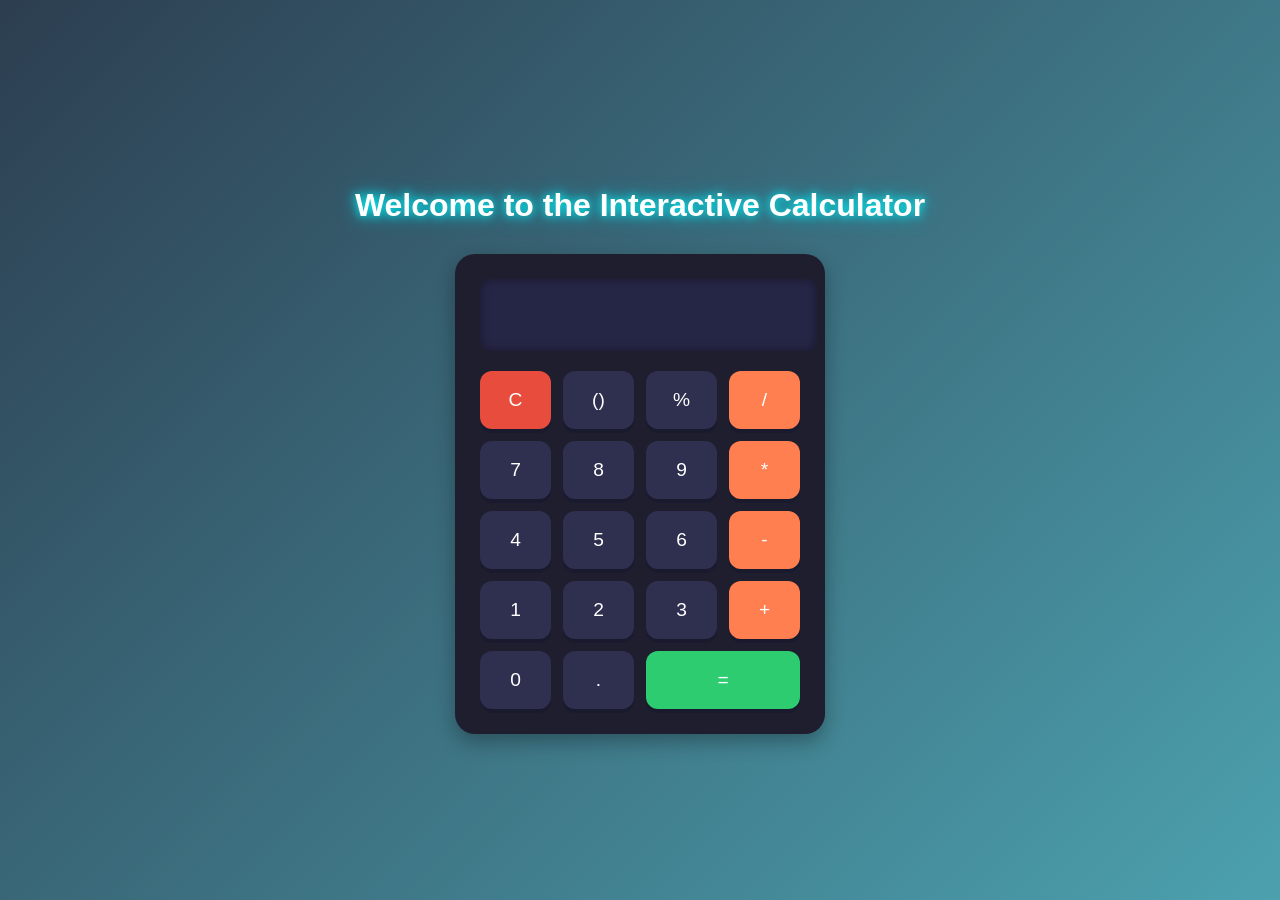
<file: Projects/Calculator/index.html>
<!DOCTYPE html>
<html lang="en">
<head>
  <meta charset="UTF-8">
  <meta name="viewport" content="width=device-width, initial-scale=1.0">
  <title>Interactive Calculator</title>
  <link rel="stylesheet" href="style.css">
</head>
<body>
 
<h1 class="welcome">Welcome to the Interactive Calculator</h1>

  <div class="calculator">

    
    <div class="display">
      <input type="text" id="result" disabled>
    </div>

    <div class="buttons">
      <button class="btn clear">C</button>
      <button class="btn">()</button>
      <button class="btn">%</button>
      <button class="btn operator">/</button>

      <button class="btn">7</button>
      <button class="btn">8</button>
      <button class="btn">9</button>
      <button class="btn operator">*</button>

      <button class="btn">4</button>
      <button class="btn">5</button>
      <button class="btn">6</button>
      <button class="btn operator">-</button>

      <button class="btn">1</button>
      <button class="btn">2</button>
      <button class="btn">3</button>
      <button class="btn operator">+</button>

      <button class="btn">0</button>
      <button class="btn">.</button>
      <button class="btn equal">=</button>
    </div>
  </div>

  <script src="script.js"></script>
</body>
</html>
</file>
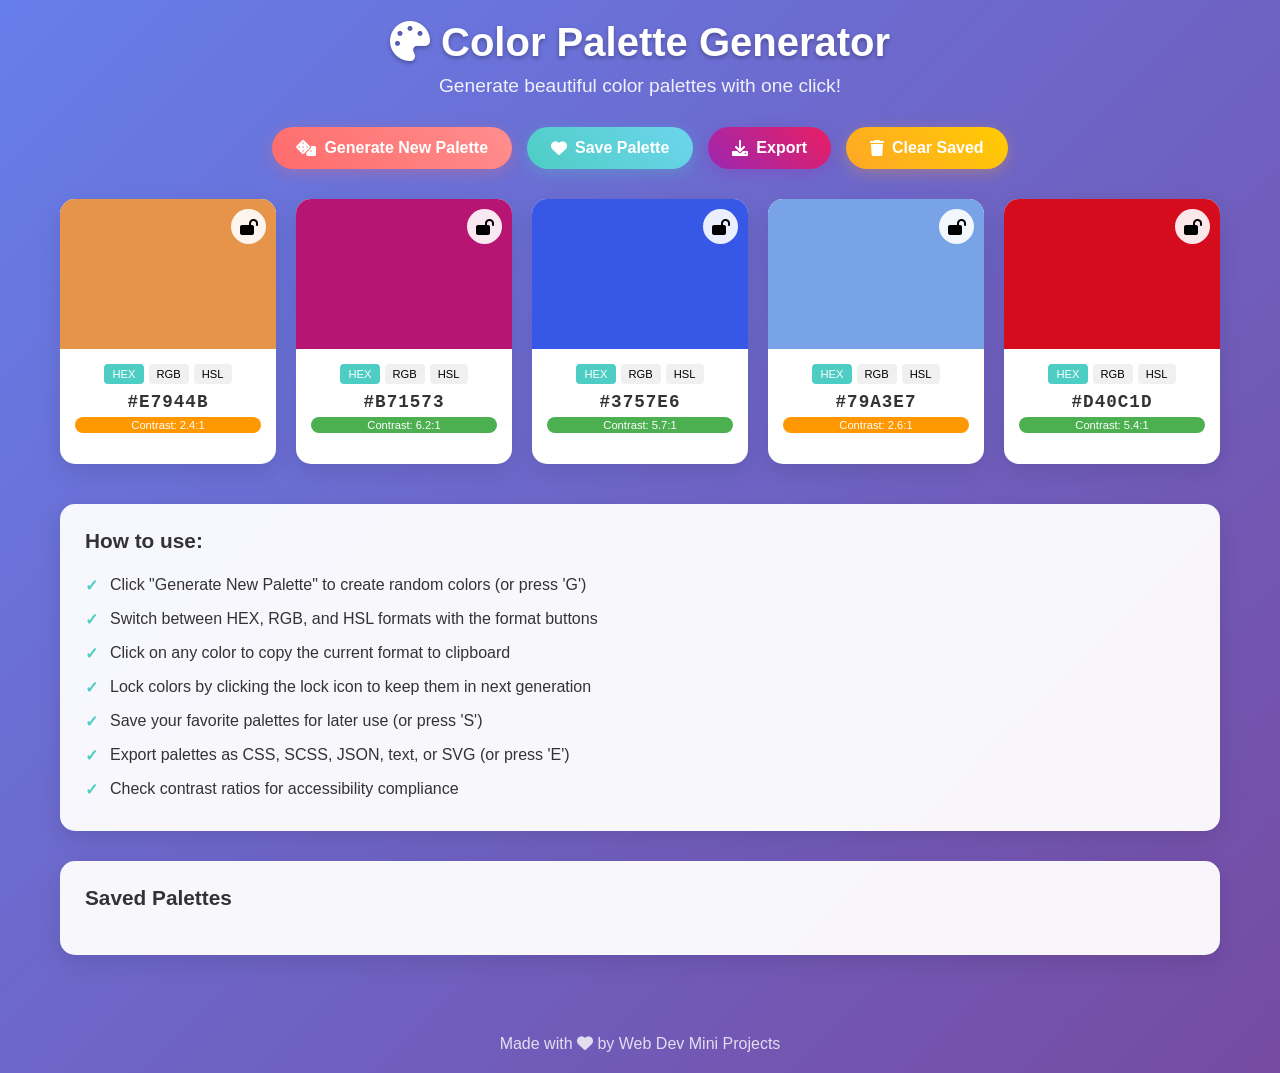
<file: Projects/Enhanced-Color-Palette-Generator/index.html>
<!DOCTYPE html>
<html lang="en">
<head>
    <meta charset="UTF-8">
    <meta name="viewport" content="width=device-width, initial-scale=1.0">
    <title>Color Palette Generator</title>
    <link rel="stylesheet" href="style.css">
    <link href="https://cdnjs.cloudflare.com/ajax/libs/font-awesome/6.0.0/css/all.min.css" rel="stylesheet">
</head>
<body>
    <div class="container">
        <header>
            <h1><i class="fas fa-palette"></i> Color Palette Generator</h1>
            <p>Generate beautiful color palettes with one click!</p>
        </header>

        <div class="controls">
            <button id="generateBtn" class="btn-generate">
                <i class="fas fa-dice"></i> Generate New Palette
            </button>
            <button id="saveBtn" class="btn-save">
                <i class="fas fa-heart"></i> Save Palette
            </button>
            <button id="exportBtn" class="btn-export">
                <i class="fas fa-download"></i> Export
            </button>
            <button id="clearBtn" class="btn-clear">
                <i class="fas fa-trash"></i> Clear Saved
            </button>
        </div>

        <div class="palette-container" id="paletteContainer">
            <!-- Colors will be dynamically generated here -->
        </div>

        <div class="palette-info">
            <h3>How to use:</h3>
            <ul>
                <li>Click "Generate New Palette" to create random colors (or press 'G')</li>
                <li>Switch between HEX, RGB, and HSL formats with the format buttons</li>
                <li>Click on any color to copy the current format to clipboard</li>
                <li>Lock colors by clicking the lock icon to keep them in next generation</li>
                <li>Save your favorite palettes for later use (or press 'S')</li>
                <li>Export palettes as CSS, SCSS, JSON, text, or SVG (or press 'E')</li>
                <li>Check contrast ratios for accessibility compliance</li>
            </ul>
        </div>

        <div class="saved-palettes" id="savedPalettes">
            <h3>Saved Palettes</h3>
            <div id="savedPalettesList" class="saved-list">
                <!-- Saved palettes will appear here -->
            </div>
        </div>
    </div>

    <footer>
        <p>Made with <i class="fas fa-heart"></i> by Web Dev Mini Projects</p>
    </footer>

    <script src="script.js"></script>
</body>
</html>
</file>
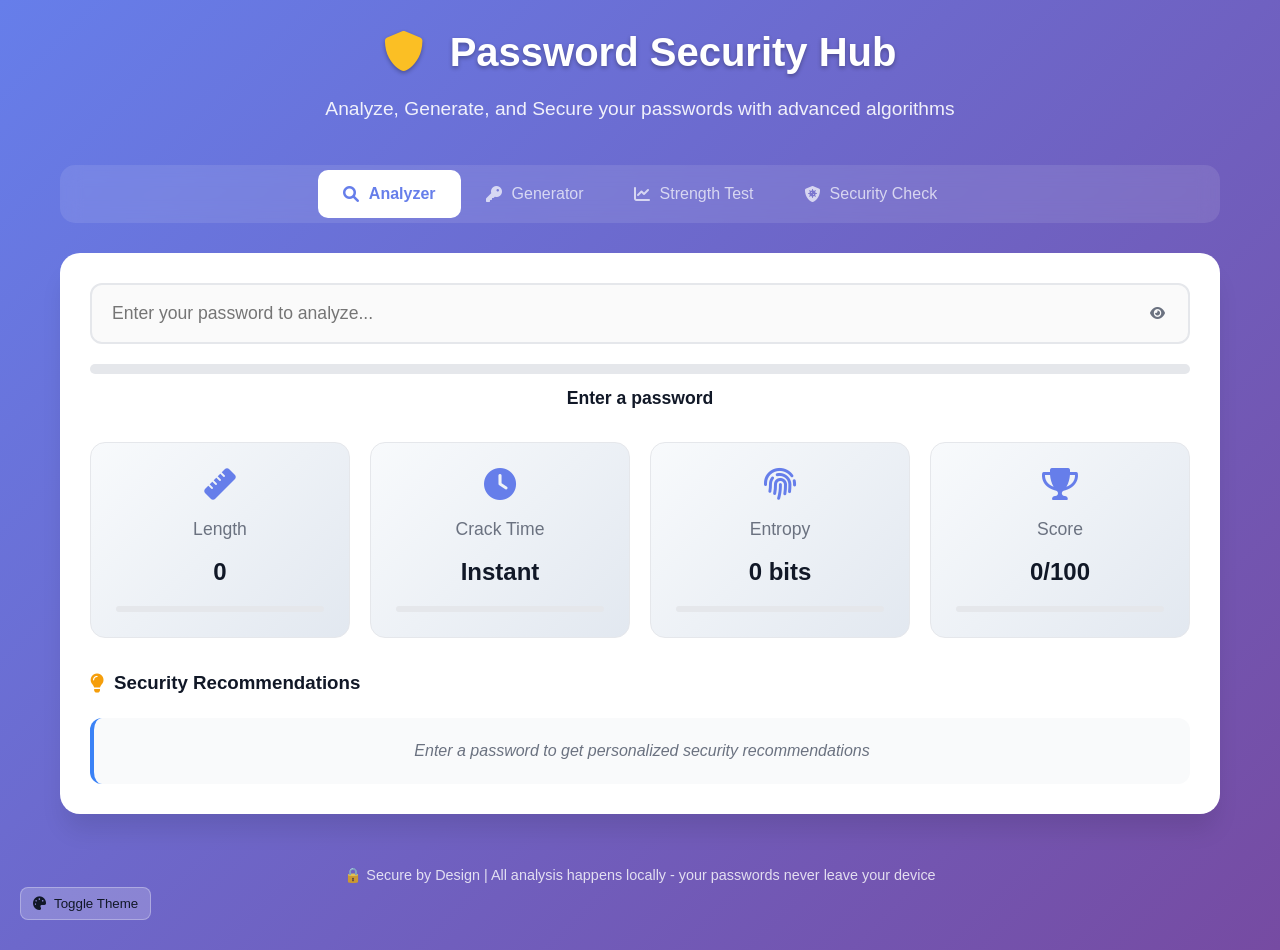
<file: Projects/Enhanced-Password-Security-Hub/index.html>
<!DOCTYPE html>
<html lang="en">
<head>
    <meta charset="UTF-8">
    <meta name="viewport" content="width=device-width, initial-scale=1.0">
    <title>Interactive Password Strength Analyzer</title>
    <link rel="stylesheet" href="style.css">
    <link href="https://cdnjs.cloudflare.com/ajax/libs/font-awesome/6.0.0/css/all.min.css" rel="stylesheet">
</head>
<body>
    <div class="container">
        <header class="header">
            <h1><i class="fas fa-shield-alt"></i> Password Security Hub</h1>
            <p>Analyze, Generate, and Secure your passwords with advanced algorithms</p>
        </header>

        <div class="tabs">
            <button class="tab-btn active" data-tab="analyzer">
                <i class="fas fa-search"></i> Analyzer
            </button>
            <button class="tab-btn" data-tab="generator">
                <i class="fas fa-key"></i> Generator
            </button>
            <button class="tab-btn" data-tab="strength">
                <i class="fas fa-chart-line"></i> Strength Test
            </button>
            <button class="tab-btn" data-tab="security">
                <i class="fas fa-shield-virus"></i> Security Check
            </button>
        </div>

        <!-- Password Analyzer Tab -->
        <div id="analyzer" class="tab-content active">
            <div class="input-section">
                <div class="password-input-container">
                    <input type="password" id="passwordInput" placeholder="Enter your password to analyze...">
                    <button id="togglePassword" class="toggle-btn">
                        <i class="fas fa-eye"></i>
                    </button>
                </div>
                <div class="strength-meter">
                    <div class="strength-bar">
                        <div id="strengthProgress" class="strength-progress"></div>
                    </div>
                    <span id="strengthText" class="strength-text">Enter a password</span>
                </div>
            </div>

            <div class="analysis-grid">
                <div class="metric-card">
                    <i class="fas fa-ruler"></i>
                    <h3>Length</h3>
                    <span id="lengthValue">0</span>
                    <div class="metric-bar">
                        <div id="lengthBar" class="metric-progress"></div>
                    </div>
                </div>

                <div class="metric-card">
                    <i class="fas fa-clock"></i>
                    <h3>Crack Time</h3>
                    <span id="crackTime">Instant</span>
                    <div class="metric-bar">
                        <div id="crackBar" class="metric-progress"></div>
                    </div>
                </div>

                <div class="metric-card">
                    <i class="fas fa-fingerprint"></i>
                    <h3>Entropy</h3>
                    <span id="entropyValue">0 bits</span>
                    <div class="metric-bar">
                        <div id="entropyBar" class="metric-progress"></div>
                    </div>
                </div>

                <div class="metric-card">
                    <i class="fas fa-trophy"></i>
                    <h3>Score</h3>
                    <span id="scoreValue">0/100</span>
                    <div class="metric-bar">
                        <div id="scoreBar" class="metric-progress"></div>
                    </div>
                </div>
            </div>

            <div class="feedback-section">
                <h3><i class="fas fa-lightbulb"></i> Security Recommendations</h3>
                <div id="feedbackList" class="feedback-list">
                    <p class="feedback-empty">Enter a password to get personalized security recommendations</p>
                </div>
            </div>
        </div>

        <!-- Password Generator Tab -->
        <div id="generator" class="tab-content">
            <div class="generator-controls">
                <div class="control-group">
                    <label for="lengthSlider">Password Length: <span id="lengthDisplay">12</span></label>
                    <input type="range" id="lengthSlider" min="4" max="50" value="12" class="slider">
                </div>

                <div class="checkbox-group">
                    <label class="checkbox-label">
                        <input type="checkbox" id="includeUppercase" checked>
                        <span class="checkmark"></span>
                        Uppercase Letters (A-Z)
                    </label>
                    <label class="checkbox-label">
                        <input type="checkbox" id="includeLowercase" checked>
                        <span class="checkmark"></span>
                        Lowercase Letters (a-z)
                    </label>
                    <label class="checkbox-label">
                        <input type="checkbox" id="includeNumbers" checked>
                        <span class="checkmark"></span>
                        Numbers (0-9)
                    </label>
                    <label class="checkbox-label">
                        <input type="checkbox" id="includeSymbols" checked>
                        <span class="checkmark"></span>
                        Symbols (!@#$%^&*)
                    </label>
                    <label class="checkbox-label">
                        <input type="checkbox" id="excludeSimilar">
                        <span class="checkmark"></span>
                        Exclude Similar Characters (0, O, l, I)
                    </label>
                </div>

                <div class="generation-buttons">
                    <button id="generatePassword" class="generate-btn">
                        <i class="fas fa-magic"></i> Generate Password
                    </button>
                    <button id="generateMultiple" class="generate-btn secondary">
                        <i class="fas fa-list"></i> Generate 5 Passwords
                    </button>
                </div>
            </div>

            <div class="generated-passwords">
                <div class="password-result">
                    <input type="text" id="generatedPassword" placeholder="Generated password will appear here..." readonly>
                    <button id="copyPassword" class="copy-btn">
                        <i class="fas fa-copy"></i>
                    </button>
                </div>
                <div id="multiplePasswords" class="multiple-passwords"></div>
            </div>
        </div>

        <!-- Strength Test Tab -->
        <div id="strength" class="tab-content">
            <div class="test-section">
                <h3><i class="fas fa-vials"></i> Password Strength Comparison</h3>
                <div class="comparison-grid">
                    <div class="test-input">
                        <label>Password A:</label>
                        <input type="password" id="passwordA" placeholder="Enter first password">
                        <div class="mini-strength">
                            <div id="strengthA" class="mini-bar"></div>
                            <span id="scoreA">0%</span>
                        </div>
                    </div>
                    <div class="test-input">
                        <label>Password B:</label>
                        <input type="password" id="passwordB" placeholder="Enter second password">
                        <div class="mini-strength">
                            <div id="strengthB" class="mini-bar"></div>
                            <span id="scoreB">0%</span>
                        </div>
                    </div>
                </div>
                <div id="comparisonResult" class="comparison-result"></div>
            </div>

            <div class="tips-section">
                <h3><i class="fas fa-graduation-cap"></i> Password Security Tips</h3>
                <div class="tips-grid">
                    <div class="tip-card">
                        <i class="fas fa-ruler-combined"></i>
                        <h4>Length Matters</h4>
                        <p>Use at least 12 characters. Each additional character exponentially increases security.</p>
                    </div>
                    <div class="tip-card">
                        <i class="fas fa-random"></i>
                        <h4>Mix It Up</h4>
                        <p>Combine uppercase, lowercase, numbers, and special characters for maximum strength.</p>
                    </div>
                    <div class="tip-card">
                        <i class="fas fa-ban"></i>
                        <h4>Avoid Patterns</h4>
                        <p>Don't use dictionary words, personal information, or predictable patterns.</p>
                    </div>
                    <div class="tip-card">
                        <i class="fas fa-sync-alt"></i>
                        <h4>Regular Updates</h4>
                        <p>Change passwords regularly, especially for sensitive accounts.</p>
                    </div>
                </div>
            </div>
        </div>

        <!-- Security Check Tab -->
        <div id="security" class="tab-content">
            <div class="security-dashboard">
                <h3><i class="fas fa-shield-virus"></i> Advanced Security Analysis</h3>
                
                <!-- Breach Check Section -->
                <div class="security-section">
                    <div class="section-header">
                        <h4><i class="fas fa-exclamation-triangle"></i> Breach Risk Assessment</h4>
                        <button id="darkModeToggle" class="dark-mode-btn">
                            <i class="fas fa-moon"></i>
                        </button>
                    </div>
                    <div class="breach-check">
                        <input type="password" id="breachCheckInput" placeholder="Enter password to check breach risk...">
                        <button id="checkBreachBtn" class="check-btn">
                            <i class="fas fa-search"></i> Check Breach Risk
                        </button>
                    </div>
                    <div id="breachResult" class="breach-result"></div>
                </div>

                <!-- 2FA Strength Calculator -->
                <div class="security-section">
                    <h4><i class="fas fa-mobile-alt"></i> Two-Factor Authentication Strength</h4>
                    <div class="tfa-options">
                        <div class="tfa-option">
                            <input type="checkbox" id="tfa-sms" class="tfa-checkbox">
                            <label for="tfa-sms">SMS/Text Message</label>
                            <span class="security-level low">Low</span>
                        </div>
                        <div class="tfa-option">
                            <input type="checkbox" id="tfa-email" class="tfa-checkbox">
                            <label for="tfa-email">Email Verification</label>
                            <span class="security-level low">Low</span>
                        </div>
                        <div class="tfa-option">
                            <input type="checkbox" id="tfa-app" class="tfa-checkbox">
                            <label for="tfa-app">Authenticator App (TOTP)</label>
                            <span class="security-level high">High</span>
                        </div>
                        <div class="tfa-option">
                            <input type="checkbox" id="tfa-hardware" class="tfa-checkbox">
                            <label for="tfa-hardware">Hardware Token/FIDO2</label>
                            <span class="security-level very-high">Very High</span>
                        </div>
                        <div class="tfa-option">
                            <input type="checkbox" id="tfa-biometric" class="tfa-checkbox">
                            <label for="tfa-biometric">Biometric Authentication</label>
                            <span class="security-level high">High</span>
                        </div>
                    </div>
                    <div class="tfa-result">
                        <div class="tfa-score">
                            <span id="tfaScore">0</span>/100
                            <div class="tfa-meter">
                                <div id="tfaMeter" class="tfa-progress"></div>
                            </div>
                        </div>
                        <div id="tfaRecommendations" class="tfa-recommendations"></div>
                    </div>
                </div>

                <!-- Password History Tracker -->
                <div class="security-section">
                    <h4><i class="fas fa-history"></i> Password History Analysis</h4>
                    <div class="history-controls">
                        <input type="password" id="historyInput" placeholder="Enter password to add to history...">
                        <button id="addToHistoryBtn" class="add-btn">
                            <i class="fas fa-plus"></i> Add to History
                        </button>
                        <button id="clearHistoryBtn" class="clear-btn">
                            <i class="fas fa-trash"></i> Clear History
                        </button>
                    </div>
                    <div id="passwordHistory" class="password-history"></div>
                    <div class="history-stats">
                        <div class="stat-card">
                            <span class="stat-number" id="historyCount">0</span>
                            <span class="stat-label">Passwords Tracked</span>
                        </div>
                        <div class="stat-card">
                            <span class="stat-number" id="averageStrength">0</span>
                            <span class="stat-label">Average Strength</span>
                        </div>
                        <div class="stat-card">
                            <span class="stat-number" id="securityTrend">➡️</span>
                            <span class="stat-label">Security Trend</span>
                        </div>
                    </div>
                </div>

                <!-- Advanced Pattern Detection -->
                <div class="security-section">
                    <h4><i class="fas fa-brain"></i> Advanced Pattern Analysis</h4>
                    <div class="pattern-analysis">
                        <input type="password" id="patternInput" placeholder="Enter password for advanced pattern analysis...">
                        <div id="patternResults" class="pattern-results"></div>
                    </div>
                </div>
            </div>
        </div>
    </div>

    <footer class="footer">
        <p>🔒 Secure by Design | All analysis happens locally - your passwords never leave your device</p>
        <button id="themeToggle" class="theme-toggle">
            <i class="fas fa-palette"></i> Toggle Theme
        </button>
    </footer>

    <script src="script.js"></script>
</body>
</html>
</file>
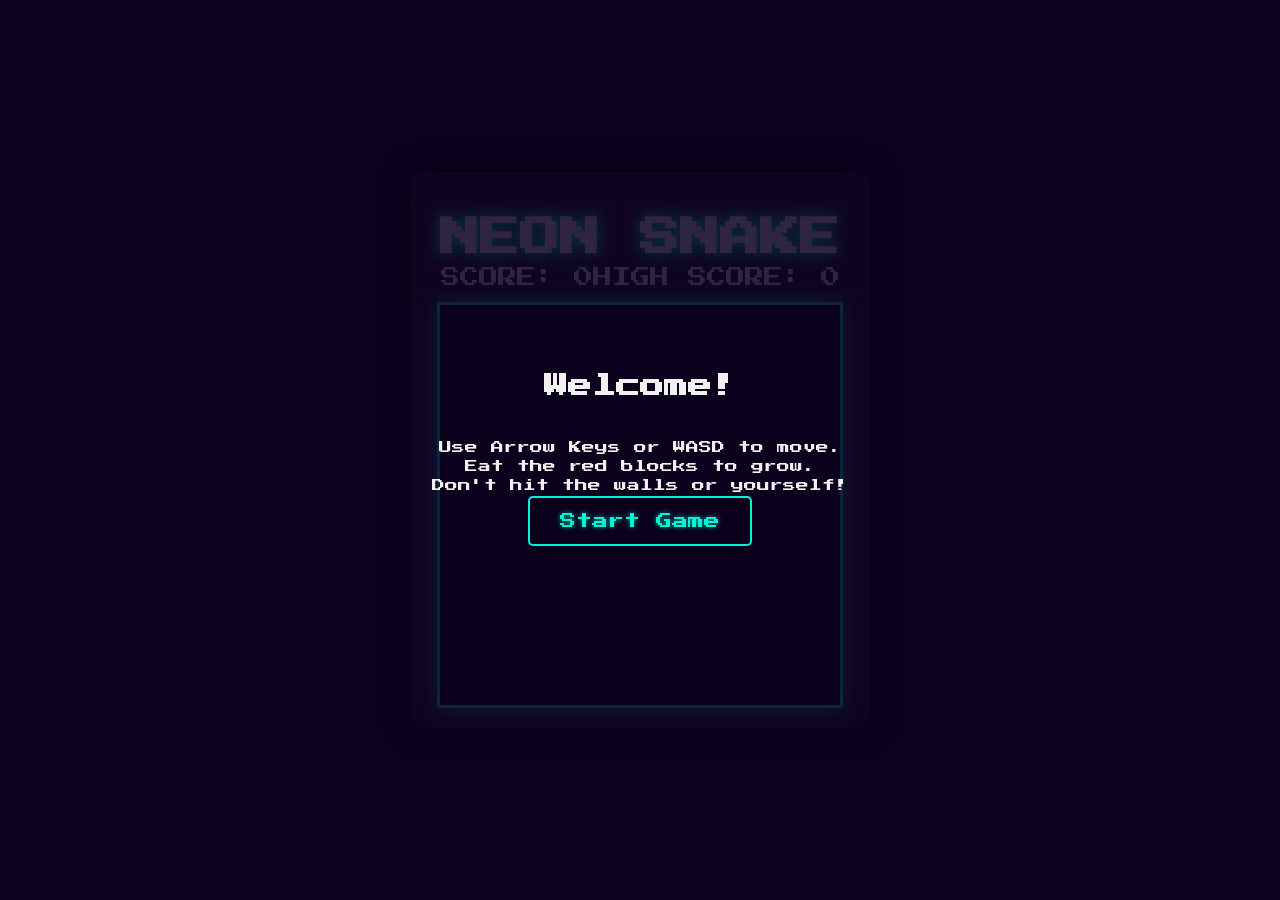
<file: Project/Mini Games/Neon Snake Game.html>
<!DOCTYPE html>
<html lang="en">
<head>
    <meta charset="UTF-8">
    <meta name="viewport" content="width=device-width, initial-scale=1.0">
    <title>Neon Snake</title>
    <style>
        @import url('https://fonts.googleapis.com/css2?family=Press+Start+2P&display=swap');

        :root {
            --bg-color: #0d0221;
            --snake-color: #00f5d4;
            --food-color: #ff0054;
            --text-color: #f1f1f1;
            --shadow-color: rgba(0, 245, 212, 0.7);
            --food-shadow: rgba(255, 0, 84, 0.9);
        }

        body {
            margin: 0;
            padding: 0;
            display: flex;
            justify-content: center;
            align-items: center;
            min-height: 100vh;
            background-color: var(--bg-color);
            font-family: 'Press Start 2P', cursive;
            color: var(--text-color);
            text-align: center;
        }

        .game-container {
            position: relative;
            padding: 20px;
            border-radius: 15px;
            background: rgba(255, 255, 255, 0.05);
            box-shadow: 0 0 30px rgba(0, 0, 0, 0.5);
        }

        h1 {
            font-size: 2.5rem;
            text-shadow: 0 0 10px var(--snake-color), 0 0 20px var(--snake-color);
            margin-bottom: 10px;
        }

        .score-container {
            display: flex;
            justify-content: space-between;
            font-size: 1.2rem;
            margin-bottom: 15px;
            padding: 0 10px;
        }

        #game-board {
            border: 3px solid var(--snake-color);
            box-shadow: 0 0 20px var(--shadow-color);
            background-color: #000;
        }

        #game-over-screen, #start-screen {
            position: absolute;
            top: 0;
            left: 0;
            right: 0;
            bottom: 0;
            background-color: rgba(13, 2, 33, 0.85);
            display: flex;
            flex-direction: column;
            justify-content: center;
            align-items: center;
            color: var(--text-color);
            z-index: 10;
        }
        
        #start-screen {
            z-index: 11; /* Make sure it's on top */
        }

        .hidden {
            display: none !important;
        }
        
        #game-over-screen h2 {
            font-size: 3rem;
            color: var(--food-color);
            text-shadow: 0 0 10px var(--food-color), 0 0 20px var(--food-color);
        }

        #final-score {
            font-size: 1.5rem;
            margin: 20px 0;
        }

        #restart-button, #start-button {
            padding: 15px 30px;
            font-family: 'Press Start 2P', cursive;
            font-size: 1rem;
            border: 2px solid var(--snake-color);
            background-color: transparent;
            color: var(--snake-color);
            cursor: pointer;
            border-radius: 5px;
            text-shadow: 0 0 5px var(--shadow-color);
            transition: all 0.2s ease;
        }

        #restart-button:hover, #start-button:hover {
            background-color: var(--snake-color);
            color: var(--bg-color);
            box-shadow: 0 0 20px var(--shadow-color);
        }

        .instructions {
            margin-top: 20px;
            font-size: 0.8rem;
            line-height: 1.5;
        }
    </style>
</head>
<body>

    <div class="game-container">
        <h1>NEON SNAKE</h1>
        <div class="score-container">
            <span>SCORE: <span id="current-score">0</span></span>
            <span>HIGH SCORE: <span id="high-score">0</span></span>
        </div>
        <canvas id="game-board" width="400" height="400"></canvas>
        
        <div id="start-screen">
            <h2>Welcome!</h2>
            <div class="instructions">
                Use Arrow Keys or WASD to move.<br>
                Eat the red blocks to grow.<br>
                Don't hit the walls or yourself!
            </div>
            <button id="start-button">Start Game</button>
        </div>

        <div id="game-over-screen" class="hidden">
            <h2>GAME OVER</h2>
            <p id="final-score">Your Score: 0</p>
            <button id="restart-button">Play Again</button>
        </div>
    </div>

    <script>
        document.addEventListener('DOMContentLoaded', () => {
            const board = document.getElementById('game-board');
            const ctx = board.getContext('2d');

            const scoreDisplay = document.getElementById('current-score');
            const highScoreDisplay = document.getElementById('high-score');
            const finalScoreDisplay = document.getElementById('final-score');
            
            const startScreen = document.getElementById('start-screen');
            const gameOverScreen = document.getElementById('game-over-screen');

            const startButton = document.getElementById('start-button');
            const restartButton = document.getElementById('restart-button');

            const gridSize = 20;
            let snake = [{ x: 10, y: 10 }];
            let food = {};
            let dx = 0; // direction x
            let dy = 0; // direction y
            let score = 0;
            let highScore = localStorage.getItem('snakeHighScore') || 0;
            let changingDirection = false;
            let gameActive = false;
            
            highScoreDisplay.textContent = highScore;

            // --- Main Game Loop ---
            function main() {
                if (!gameActive) return;

                if (didGameEnd()) {
                    gameActive = false;
                    gameOverScreen.classList.remove('hidden');
                    finalScoreDisplay.textContent = `Your Score: ${score}`;
                    return;
                }

                setTimeout(() => {
                    changingDirection = false;
                    clearCanvas();
                    drawFood();
                    advanceSnake();
                    drawSnake();
                    main();
                }, 100); // Game speed
            }

            // --- Game Logic Functions ---
            function startGame() {
                startScreen.classList.add('hidden');
                gameOverScreen.classList.add('hidden');
                
                // Reset game state
                snake = [{ x: 10, y: 10 }];
                dx = 0;
                dy = 0;
                score = 0;
                scoreDisplay.textContent = score;
                generateFood();

                gameActive = true;
                main();
            }

            function clearCanvas() {
                ctx.fillStyle = '#000';
                ctx.fillRect(0, 0, board.width, board.height);
            }

            function drawSnakePart(part) {
                ctx.fillStyle = 'hsl(170, 100%, 50%)'; // Main snake color
                ctx.strokeStyle = '#fff';
                ctx.shadowColor = 'rgba(0, 245, 212, 0.9)';
                ctx.shadowBlur = 10;

                ctx.fillRect(part.x * gridSize, part.y * gridSize, gridSize, gridSize);
                ctx.strokeRect(part.x * gridSize, part.y * gridSize, gridSize, gridSize);
            }

            function drawSnake() {
                snake.forEach(drawSnakePart);
                ctx.shadowBlur = 0; // Reset shadow blur
            }

            function advanceSnake() {
                const head = { x: snake[0].x + dx, y: snake[0].y + dy };
                snake.unshift(head);

                if (head.x === food.x && head.y === food.y) {
                    score += 10;
                    scoreDisplay.textContent = score;
                    
                    if (score > highScore) {
                        highScore = score;
                        highScoreDisplay.textContent = highScore;
                        localStorage.setItem('snakeHighScore', highScore);
                    }
                    generateFood();
                } else {
                    snake.pop();
                }
            }
            
            function generateFood() {
                let foodX, foodY;
                while (true) {
                    foodX = Math.floor(Math.random() * (board.width / gridSize));
                    foodY = Math.floor(Math.random() * (board.height / gridSize));
                    let isOverlapping = snake.some(part => part.x === foodX && part.y === foodY);
                    if (!isOverlapping) break;
                }
                food = { x: foodX, y: foodY };
            }

            function drawFood() {
                ctx.fillStyle = 'hsl(340, 100%, 50%)';
                ctx.strokeStyle = '#fff';
                ctx.shadowColor = 'rgba(255, 0, 84, 0.9)';
                ctx.shadowBlur = 15;
                ctx.fillRect(food.x * gridSize, food.y * gridSize, gridSize, gridSize);
                ctx.strokeRect(food.x * gridSize, food.y * gridSize, gridSize, gridSize);
                ctx.shadowBlur = 0; // Reset shadow blur
            }

            function didGameEnd() {
                // Check for collision with self
                for (let i = 4; i < snake.length; i++) {
                    if (snake[i].x === snake[0].x && snake[i].y === snake[0].y) {
                        return true;
                    }
                }
                // Check for collision with walls
                const hitLeftWall = snake[0].x < 0;
                const hitRightWall = snake[0].x >= board.width / gridSize;
                const hitTopWall = snake[0].y < 0;
                const hitBottomWall = snake[0].y >= board.height / gridSize;

                return hitLeftWall || hitRightWall || hitTopWall || hitBottomWall;
            }
            
            function changeDirection(event) {
                if (changingDirection) return;
                changingDirection = true;

                const keyPressed = event.key;
                const goingUp = dy === -1;
                const goingDown = dy === 1;
                const goingRight = dx === 1;
                const goingLeft = dx === 0;

                if ((keyPressed === "ArrowLeft" || keyPressed === "a") && !goingRight) {
                    dx = -1;
                    dy = 0;
                }
                if ((keyPressed === "ArrowUp" || keyPressed === "w") && !goingDown) {
                    dx = 0;
                    dy = -1;
                }
                if ((keyPressed === "ArrowRight" || keyPressed === "d") && (dx !== -1)) {
                    dx = 1;
                    dy = 0;
                }
                if ((keyPressed === "ArrowDown" || keyPressed === "s") && !goingUp) {
                    dx = 0;
                    dy = 1;
                }
            }

            // --- Event Listeners ---
            document.addEventListener('keydown', changeDirection);
            startButton.addEventListener('click', startGame);
            restartButton.addEventListener('click', startGame);
        });
    </script>
</body>
</html>
</file>
<file: Projects/Calculator/style.css>
/* General Page Styling */
body {
  margin: 0;
  font-family: 'Poppins', sans-serif;
  background: linear-gradient(135deg, #2c3e50, #4ca1af);
  display: flex;
  flex-direction: column;
  align-items: center;
  justify-content: center;
  height: 100vh;
  text-align: center;
}

/* Glowing Welcome Heading */
.welcome {
  color: #ffffff;
  font-size: 2rem;
  margin-bottom: 30px;
  text-shadow: 0 0 10px #00ffff, 0 0 20px #00bcd4;
  animation: glow 2s ease-in-out infinite alternate;
}

@keyframes glow {
  from {
    text-shadow: 0 0 10px #00ffff, 0 0 20px #00bcd4;
  }
  to {
    text-shadow: 0 0 20px #00ffff, 0 0 40px #00bcd4;
  }
}

/* Calculator Box */
.calculator {
  background: #1e1e2f;
  border-radius: 20px;
  box-shadow: 0 8px 20px rgba(0,0,0,0.3);
  padding: 25px;
  width: 320px;
  transition: transform 0.2s;
}

.calculator:hover {
  transform: scale(1.03);
}

/* Display */
.display input {
  width: 100%;
  height: 70px;
  border: none;
  border-radius: 10px;
  background: #252545;
  color: #fff;
  font-size: 2rem;
  text-align: right;
  padding-right: 15px;
  box-shadow: inset 0 0 10px rgba(0,0,0,0.3);
  outline: none;
}

/* Buttons Layout */
.buttons {
  display: grid;
  grid-template-columns: repeat(4, 1fr);
  gap: 12px;
  margin-top: 20px;
}

/* Buttons Styling */
.btn {
  background: #2f2f4f;
  color: #fff;
  border: none;
  border-radius: 12px;
  padding: 18px;
  font-size: 1.2rem;
  cursor: pointer;
  transition: all 0.2s ease;
  box-shadow: 0 4px #1a1a2e;
}

.btn:hover {
  background: #3f3f6f;
}

.btn:active {
  transform: scale(0.95);
  box-shadow: 0 2px #1a1a2e;
}

/* Special Buttons */
.operator {
  background: #ff7f50;
}

.operator:hover {
  background: #ff9966;
}

.clear {
  background: #e74c3c;
}

.clear:hover {
  background: #ff5c4c;
}

.equal {
  grid-column: span 2;
  background: #2ecc71;
  color: white;
}

.equal:hover {
  background: #3ee68c;
}

/* Responsive Design */
@media screen and (max-width: 480px) {
  .calculator {
    width: 90%;
  }

  .welcome {
    font-size: 1.6rem;
  }

  .display input {
    font-size: 1.6rem;
  }

  .btn {
    padding: 15px;
    font-size: 1.1rem;
  }
}
</file>
<file: Projects/Enhanced-Color-Palette-Generator/style.css>
* {
    margin: 0;
    padding: 0;
    box-sizing: border-box;
}

body {
    font-family: 'Segoe UI', Tahoma, Geneva, Verdana, sans-serif;
    background: linear-gradient(135deg, #667eea 0%, #764ba2 100%);
    min-height: 100vh;
    color: #333;
}

.container {
    max-width: 1200px;
    margin: 0 auto;
    padding: 20px;
}

header {
    text-align: center;
    margin-bottom: 30px;
    color: white;
}

header h1 {
    font-size: 2.5rem;
    margin-bottom: 10px;
    text-shadow: 0 2px 4px rgba(0,0,0,0.3);
}

header p {
    font-size: 1.2rem;
    opacity: 0.9;
}

.controls {
    display: flex;
    justify-content: center;
    gap: 15px;
    margin-bottom: 30px;
    flex-wrap: wrap;
}

.controls button {
    padding: 12px 24px;
    border: none;
    border-radius: 25px;
    font-size: 1rem;
    font-weight: 600;
    cursor: pointer;
    transition: all 0.3s ease;
    display: flex;
    align-items: center;
    gap: 8px;
}

.btn-generate {
    background: linear-gradient(45deg, #ff6b6b, #ff8e8e);
    color: white;
    box-shadow: 0 4px 15px rgba(255, 107, 107, 0.3);
}

.btn-generate:hover {
    transform: translateY(-2px);
    box-shadow: 0 6px 20px rgba(255, 107, 107, 0.4);
}

.btn-save {
    background: linear-gradient(45deg, #4ecdc4, #6dd5ed);
    color: white;
    box-shadow: 0 4px 15px rgba(78, 205, 196, 0.3);
}

.btn-save:hover {
    transform: translateY(-2px);
    box-shadow: 0 6px 20px rgba(78, 205, 196, 0.4);
}

.btn-clear {
    background: linear-gradient(45deg, #ffa726, #ffcc02);
    color: white;
    box-shadow: 0 4px 15px rgba(255, 167, 38, 0.3);
}

.btn-clear:hover {
    transform: translateY(-2px);
    box-shadow: 0 6px 20px rgba(255, 167, 38, 0.4);
}

.btn-export {
    background: linear-gradient(45deg, #9c27b0, #e91e63);
    color: white;
    box-shadow: 0 4px 15px rgba(156, 39, 176, 0.3);
}

.btn-export:hover {
    transform: translateY(-2px);
    box-shadow: 0 6px 20px rgba(156, 39, 176, 0.4);
}

.palette-container {
    display: grid;
    grid-template-columns: repeat(auto-fit, minmax(200px, 1fr));
    gap: 20px;
    margin-bottom: 40px;
}

.color-card {
    background: white;
    border-radius: 15px;
    overflow: hidden;
    box-shadow: 0 8px 25px rgba(0,0,0,0.1);
    transition: all 0.3s ease;
    cursor: pointer;
}

.color-card:hover {
    transform: translateY(-5px);
    box-shadow: 0 12px 35px rgba(0,0,0,0.2);
}

.color-display {
    height: 150px;
    position: relative;
    display: flex;
    align-items: center;
    justify-content: center;
}

.lock-btn {
    position: absolute;
    top: 10px;
    right: 10px;
    background: rgba(255,255,255,0.9);
    border: none;
    border-radius: 50%;
    width: 35px;
    height: 35px;
    cursor: pointer;
    font-size: 1rem;
    transition: all 0.3s ease;
    display: flex;
    align-items: center;
    justify-content: center;
}

.lock-btn:hover {
    background: white;
    transform: scale(1.1);
}

.lock-btn.locked {
    background: #ff6b6b;
    color: white;
}

.color-info {
    padding: 15px;
    text-align: center;
}

.color-code {
    font-family: 'Courier New', monospace;
    font-size: 1.1rem;
    font-weight: bold;
    margin-bottom: 5px;
    letter-spacing: 1px;
}

.copy-hint {
    font-size: 0.9rem;
    color: #666;
    opacity: 0;
    transition: opacity 0.3s ease;
}

.color-card:hover .copy-hint {
    opacity: 1;
}

.palette-info {
    background: rgba(255,255,255,0.95);
    padding: 25px;
    border-radius: 15px;
    margin-bottom: 30px;
    box-shadow: 0 8px 25px rgba(0,0,0,0.1);
}

.palette-info h3 {
    margin-bottom: 15px;
    color: #333;
    font-size: 1.3rem;
}

.palette-info ul {
    list-style: none;
}

.palette-info li {
    padding: 8px 0;
    position: relative;
    padding-left: 25px;
}

.palette-info li::before {
    content: '✓';
    position: absolute;
    left: 0;
    color: #4ecdc4;
    font-weight: bold;
}

.saved-palettes {
    background: rgba(255,255,255,0.95);
    padding: 25px;
    border-radius: 15px;
    box-shadow: 0 8px 25px rgba(0,0,0,0.1);
}

.saved-palettes h3 {
    margin-bottom: 20px;
    color: #333;
    font-size: 1.3rem;
}

.saved-list {
    display: grid;
    gap: 15px;
}

.saved-palette {
    display: flex;
    align-items: center;
    gap: 10px;
    padding: 15px;
    background: white;
    border-radius: 10px;
    box-shadow: 0 2px 10px rgba(0,0,0,0.1);
    transition: all 0.3s ease;
}

.saved-palette:hover {
    transform: translateY(-2px);
    box-shadow: 0 4px 15px rgba(0,0,0,0.15);
}

.saved-colors {
    display: flex;
    gap: 5px;
    flex: 1;
}

.saved-color {
    width: 40px;
    height: 40px;
    border-radius: 8px;
    cursor: pointer;
    transition: transform 0.2s ease;
}

.saved-color:hover {
    transform: scale(1.1);
}

.load-palette {
    background: #4ecdc4;
    color: white;
    border: none;
    padding: 8px 15px;
    border-radius: 5px;
    cursor: pointer;
    font-size: 0.9rem;
    transition: background 0.3s ease;
}

.load-palette:hover {
    background: #3db5ad;
}

.delete-palette {
    background: #ff6b6b;
    color: white;
    border: none;
    padding: 8px 12px;
    border-radius: 5px;
    cursor: pointer;
    font-size: 0.9rem;
    transition: background 0.3s ease;
}

.delete-palette:hover {
    background: #ff5252;
}

footer {
    text-align: center;
    padding: 20px;
    color: white;
    opacity: 0.8;
    margin-top: 40px;
}

.notification {
    position: fixed;
    top: 20px;
    right: 20px;
    background: #4ecdc4;
    color: white;
    padding: 15px 20px;
    border-radius: 10px;
    box-shadow: 0 4px 15px rgba(0,0,0,0.2);
    transform: translateX(100%);
    transition: transform 0.3s ease;
    z-index: 1000;
}

.notification.show {
    transform: translateX(0);
}

.notification.error {
    background: #ff6b6b;
}

/* Responsive Design */
@media (max-width: 768px) {
    .container {
        padding: 15px;
    }
    
    header h1 {
        font-size: 2rem;
    }
    
    .controls {
        gap: 10px;
    }
    
    .controls button {
        padding: 10px 20px;
        font-size: 0.9rem;
    }
    
    .palette-container {
        grid-template-columns: repeat(auto-fit, minmax(150px, 1fr));
        gap: 15px;
    }
    
    .saved-palette {
        flex-direction: column;
        gap: 10px;
    }
    
    .saved-colors {
        justify-content: center;
    }
}

/* Animation for color generation */
@keyframes colorPop {
    0% {
        transform: scale(0.8);
        opacity: 0;
    }
    100% {
        transform: scale(1);
        opacity: 1;
    }
}

.color-card.generating {
    animation: colorPop 0.5s ease-out;
}

/* Format buttons */
.format-buttons {
    display: flex;
    gap: 5px;
    margin-bottom: 8px;
    justify-content: center;
}

.format-btn {
    background: #f0f0f0;
    border: none;
    border-radius: 4px;
    padding: 4px 8px;
    font-size: 0.7rem;
    cursor: pointer;
    transition: all 0.2s ease;
}

.format-btn:hover {
    background: #e0e0e0;
}

.format-btn.active {
    background: #4ecdc4;
    color: white;
}

/* Contrast info */
.contrast-info {
    font-size: 0.7rem;
    margin-top: 4px;
    padding: 2px 6px;
    border-radius: 10px;
    text-align: center;
}

.good-contrast {
    background: #4caf50;
    color: white;
}

.poor-contrast {
    background: #ff9800;
    color: white;
}

/* Export Modal */
.export-modal {
    position: fixed;
    top: 0;
    left: 0;
    width: 100%;
    height: 100%;
    background: rgba(0, 0, 0, 0.8);
    display: flex;
    align-items: center;
    justify-content: center;
    z-index: 1000;
}

.export-content {
    background: white;
    padding: 30px;
    border-radius: 15px;
    max-width: 400px;
    width: 90%;
    position: relative;
    text-align: center;
}

.export-content h3 {
    margin-bottom: 20px;
    color: #333;
    font-size: 1.5rem;
}

.export-options {
    display: grid;
    gap: 10px;
    margin-bottom: 20px;
}

.export-option {
    background: linear-gradient(45deg, #667eea, #764ba2);
    color: white;
    border: none;
    padding: 12px 20px;
    border-radius: 8px;
    cursor: pointer;
    font-size: 1rem;
    transition: all 0.3s ease;
}

.export-option:hover {
    transform: translateY(-2px);
    box-shadow: 0 4px 15px rgba(102, 126, 234, 0.4);
}

.close-modal {
    position: absolute;
    top: 10px;
    right: 15px;
    background: none;
    border: none;
    font-size: 2rem;
    cursor: pointer;
    color: #999;
    line-height: 1;
}

.close-modal:hover {
    color: #333;
}
</file>
<file: Projects/Enhanced-Password-Security-Hub/style.css>
* {
    margin: 0;
    padding: 0;
    box-sizing: border-box;
}

:root {
    --primary-color: #667eea;
    --secondary-color: #764ba2;
    --success-color: #10b981;
    --warning-color: #f59e0b;
    --danger-color: #ef4444;
    --info-color: #3b82f6;
    --dark-bg: #1f2937;
    --light-bg: #f9fafb;
    --card-bg: #ffffff;
    --text-primary: #111827;
    --text-secondary: #6b7280;
    --border-color: #e5e7eb;
    --shadow: 0 4px 6px -1px rgba(0, 0, 0, 0.1);
    --shadow-lg: 0 20px 25px -5px rgba(0, 0, 0, 0.1);
}

body {
    font-family: 'Inter', -apple-system, BlinkMacSystemFont, 'Segoe UI', Roboto, sans-serif;
    background: linear-gradient(135deg, var(--primary-color) 0%, var(--secondary-color) 100%);
    min-height: 100vh;
    color: var(--text-primary);
    line-height: 1.6;
}

.container {
    max-width: 1200px;
    margin: 0 auto;
    padding: 20px;
}

.header {
    text-align: center;
    margin-bottom: 40px;
    color: white;
}

.header h1 {
    font-size: 2.5rem;
    font-weight: 700;
    margin-bottom: 10px;
    text-shadow: 0 2px 4px rgba(0,0,0,0.3);
}

.header h1 i {
    margin-right: 15px;
    color: #fbbf24;
}

.header p {
    font-size: 1.2rem;
    opacity: 0.9;
    font-weight: 300;
}

.tabs {
    display: flex;
    justify-content: center;
    margin-bottom: 30px;
    background: rgba(255,255,255,0.1);
    border-radius: 15px;
    padding: 5px;
    backdrop-filter: blur(10px);
}

.tab-btn {
    background: transparent;
    border: none;
    padding: 15px 25px;
    color: rgba(255,255,255,0.7);
    font-size: 1rem;
    font-weight: 500;
    border-radius: 10px;
    cursor: pointer;
    transition: all 0.3s ease;
    display: flex;
    align-items: center;
    gap: 10px;
}

.tab-btn:hover {
    color: white;
    background: rgba(255,255,255,0.1);
}

.tab-btn.active {
    background: white;
    color: var(--primary-color);
    font-weight: 600;
}

.tab-content {
    display: none;
    background: var(--card-bg);
    border-radius: 20px;
    padding: 30px;
    box-shadow: var(--shadow-lg);
    animation: fadeIn 0.5s ease-in;
}

.tab-content.active {
    display: block;
}

@keyframes fadeIn {
    from { opacity: 0; transform: translateY(20px); }
    to { opacity: 1; transform: translateY(0); }
}

/* Password Analyzer Styles */
.input-section {
    margin-bottom: 30px;
}

.password-input-container {
    position: relative;
    margin-bottom: 20px;
}

.password-input-container input {
    width: 100%;
    padding: 18px 60px 18px 20px;
    border: 2px solid var(--border-color);
    border-radius: 12px;
    font-size: 1.1rem;
    outline: none;
    transition: all 0.3s ease;
    background: #fafafa;
}

.password-input-container input:focus {
    border-color: var(--primary-color);
    box-shadow: 0 0 0 3px rgba(102, 126, 234, 0.1);
    background: white;
}

.toggle-btn {
    position: absolute;
    right: 15px;
    top: 50%;
    transform: translateY(-50%);
    background: none;
    border: none;
    color: var(--text-secondary);
    cursor: pointer;
    padding: 10px;
    border-radius: 8px;
    transition: all 0.3s ease;
}

.toggle-btn:hover {
    background: var(--light-bg);
    color: var(--primary-color);
}

.strength-meter {
    text-align: center;
}

.strength-bar {
    width: 100%;
    height: 10px;
    background: #e5e7eb;
    border-radius: 5px;
    overflow: hidden;
    margin-bottom: 10px;
}

.strength-progress {
    height: 100%;
    width: 0%;
    transition: all 0.5s ease;
    border-radius: 5px;
}

.strength-text {
    font-weight: 600;
    font-size: 1.1rem;
}

.analysis-grid {
    display: grid;
    grid-template-columns: repeat(auto-fit, minmax(250px, 1fr));
    gap: 20px;
    margin-bottom: 30px;
}

.metric-card {
    background: linear-gradient(135deg, #f8fafc 0%, #e2e8f0 100%);
    padding: 25px;
    border-radius: 15px;
    text-align: center;
    transition: all 0.3s ease;
    border: 1px solid var(--border-color);
}

.metric-card:hover {
    transform: translateY(-5px);
    box-shadow: var(--shadow-lg);
}

.metric-card i {
    font-size: 2rem;
    color: var(--primary-color);
    margin-bottom: 15px;
}

.metric-card h3 {
    font-size: 1.1rem;
    margin-bottom: 10px;
    color: var(--text-secondary);
    font-weight: 500;
}

.metric-card span {
    font-size: 1.5rem;
    font-weight: 700;
    color: var(--text-primary);
    display: block;
    margin-bottom: 15px;
}

.metric-bar {
    width: 100%;
    height: 6px;
    background: #e5e7eb;
    border-radius: 3px;
    overflow: hidden;
}

.metric-progress {
    height: 100%;
    width: 0%;
    transition: all 0.5s ease;
    border-radius: 3px;
}

.feedback-section h3 {
    margin-bottom: 20px;
    color: var(--text-primary);
    display: flex;
    align-items: center;
    gap: 10px;
}

.feedback-section h3 i {
    color: var(--warning-color);
}

.feedback-list {
    background: #f9fafb;
    padding: 20px;
    border-radius: 12px;
    border-left: 4px solid var(--info-color);
}

.feedback-item {
    display: flex;
    align-items: center;
    gap: 15px;
    padding: 12px 0;
    border-bottom: 1px solid #e5e7eb;
}

.feedback-item:last-child {
    border-bottom: none;
}

.feedback-item i {
    font-size: 1.2rem;
}

.feedback-item.success i { color: var(--success-color); }
.feedback-item.warning i { color: var(--warning-color); }
.feedback-item.danger i { color: var(--danger-color); }

.feedback-empty {
    text-align: center;
    color: var(--text-secondary);
    font-style: italic;
}

/* Password Generator Styles */
.generator-controls {
    margin-bottom: 30px;
}

.control-group {
    margin-bottom: 25px;
}

.control-group label {
    display: block;
    margin-bottom: 10px;
    font-weight: 600;
    color: var(--text-primary);
}

#lengthDisplay {
    color: var(--primary-color);
    font-weight: 700;
}

.slider {
    width: 100%;
    height: 6px;
    border-radius: 3px;
    background: #e5e7eb;
    outline: none;
    -webkit-appearance: none;
}

.slider::-webkit-slider-thumb {
    -webkit-appearance: none;
    appearance: none;
    width: 20px;
    height: 20px;
    border-radius: 50%;
    background: var(--primary-color);
    cursor: pointer;
    box-shadow: 0 2px 4px rgba(0,0,0,0.2);
}

.slider::-moz-range-thumb {
    width: 20px;
    height: 20px;
    border-radius: 50%;
    background: var(--primary-color);
    cursor: pointer;
    border: none;
    box-shadow: 0 2px 4px rgba(0,0,0,0.2);
}

.checkbox-group {
    display: grid;
    grid-template-columns: repeat(auto-fit, minmax(250px, 1fr));
    gap: 15px;
    margin-bottom: 25px;
}

.checkbox-label {
    display: flex;
    align-items: center;
    cursor: pointer;
    font-weight: 500;
    color: var(--text-primary);
    padding: 12px;
    border-radius: 8px;
    transition: background 0.3s ease;
}

.checkbox-label:hover {
    background: var(--light-bg);
}

.checkbox-label input[type="checkbox"] {
    display: none;
}

.checkmark {
    width: 20px;
    height: 20px;
    border: 2px solid var(--border-color);
    border-radius: 4px;
    margin-right: 12px;
    display: flex;
    align-items: center;
    justify-content: center;
    transition: all 0.3s ease;
}

.checkbox-label input[type="checkbox"]:checked + .checkmark {
    background: var(--primary-color);
    border-color: var(--primary-color);
}

.checkbox-label input[type="checkbox"]:checked + .checkmark::after {
    content: '✓';
    color: white;
    font-weight: bold;
    font-size: 12px;
}

.generation-buttons {
    display: flex;
    gap: 15px;
    justify-content: center;
    flex-wrap: wrap;
}

.generate-btn {
    background: linear-gradient(135deg, var(--primary-color), var(--secondary-color));
    color: white;
    border: none;
    padding: 15px 30px;
    border-radius: 12px;
    font-size: 1rem;
    font-weight: 600;
    cursor: pointer;
    transition: all 0.3s ease;
    display: flex;
    align-items: center;
    gap: 10px;
    box-shadow: var(--shadow);
}

.generate-btn:hover {
    transform: translateY(-2px);
    box-shadow: var(--shadow-lg);
}

.generate-btn.secondary {
    background: linear-gradient(135deg, var(--info-color), #1e40af);
}

.password-result {
    display: flex;
    gap: 10px;
    margin-bottom: 20px;
}

.password-result input {
    flex: 1;
    padding: 15px;
    border: 2px solid var(--border-color);
    border-radius: 10px;
    font-family: 'Courier New', monospace;
    font-size: 1.1rem;
    background: #fafafa;
}

.copy-btn {
    padding: 15px 20px;
    background: var(--success-color);
    color: white;
    border: none;
    border-radius: 10px;
    cursor: pointer;
    transition: all 0.3s ease;
}

.copy-btn:hover {
    background: #059669;
    transform: scale(1.05);
}

.multiple-passwords {
    display: grid;
    gap: 10px;
}

.password-option {
    display: flex;
    align-items: center;
    gap: 10px;
    padding: 12px 15px;
    background: #f9fafb;
    border-radius: 8px;
    border: 1px solid var(--border-color);
    transition: all 0.3s ease;
    cursor: pointer;
}

.password-option:hover {
    background: #f3f4f6;
    border-color: var(--primary-color);
}

.password-text {
    flex: 1;
    font-family: 'Courier New', monospace;
    font-weight: 500;
}

/* Strength Test Styles */
.comparison-grid {
    display: grid;
    grid-template-columns: repeat(auto-fit, minmax(300px, 1fr));
    gap: 30px;
    margin-bottom: 25px;
}

.test-input label {
    display: block;
    margin-bottom: 8px;
    font-weight: 600;
    color: var(--text-primary);
}

.test-input input {
    width: 100%;
    padding: 15px;
    border: 2px solid var(--border-color);
    border-radius: 10px;
    font-size: 1rem;
    margin-bottom: 10px;
}

.mini-strength {
    display: flex;
    align-items: center;
    gap: 10px;
}

.mini-bar {
    flex: 1;
    height: 6px;
    background: #e5e7eb;
    border-radius: 3px;
    overflow: hidden;
}

.comparison-result {
    background: linear-gradient(135deg, #f0f9ff 0%, #e0e7ff 100%);
    padding: 20px;
    border-radius: 12px;
    text-align: center;
    border: 1px solid #c7d2fe;
    margin-bottom: 30px;
}

.tips-grid {
    display: grid;
    grid-template-columns: repeat(auto-fit, minmax(250px, 1fr));
    gap: 20px;
}

.tip-card {
    background: linear-gradient(135deg, #fefce8 0%, #fef3c7 100%);
    padding: 25px;
    border-radius: 15px;
    text-align: center;
    border: 1px solid #fde047;
    transition: all 0.3s ease;
}

.tip-card:hover {
    transform: translateY(-5px);
    box-shadow: var(--shadow-lg);
}

.tip-card i {
    font-size: 2rem;
    color: #d97706;
    margin-bottom: 15px;
}

.tip-card h4 {
    margin-bottom: 10px;
    color: var(--text-primary);
    font-weight: 600;
}

.tip-card p {
    color: var(--text-secondary);
    line-height: 1.6;
}

.footer {
    text-align: center;
    padding: 30px 20px;
    color: rgba(255,255,255,0.8);
    font-size: 0.9rem;
}

/* Responsive Design */
@media (max-width: 768px) {
    .container {
        padding: 15px;
    }
    
    .header h1 {
        font-size: 2rem;
    }
    
    .tabs {
        flex-direction: column;
        gap: 5px;
    }
    
    .tab-content {
        padding: 20px;
    }
    
    .analysis-grid {
        grid-template-columns: repeat(auto-fit, minmax(200px, 1fr));
        gap: 15px;
    }
    
    .checkbox-group {
        grid-template-columns: 1fr;
    }
    
    .generation-buttons {
        flex-direction: column;
    }
    
    .comparison-grid {
        grid-template-columns: 1fr;
        gap: 20px;
    }
    
    .tips-grid {
        grid-template-columns: 1fr;
    }
}

/* Strength level colors */
.strength-very-weak { background: linear-gradient(90deg, #ef4444 0%, #dc2626 100%); }
.strength-weak { background: linear-gradient(90deg, #f97316 0%, #ea580c 100%); }
.strength-fair { background: linear-gradient(90deg, #eab308 0%, #ca8a04 100%); }
.strength-good { background: linear-gradient(90deg, #22c55e 0%, #16a34a 100%); }
.strength-strong { background: linear-gradient(90deg, #10b981 0%, #059669 100%); }

.text-very-weak { color: #ef4444; }
.text-weak { color: #f97316; }
.text-fair { color: #eab308; }
.text-good { color: #22c55e; }
.text-strong { color: #10b981; }

/* Animations */
@keyframes pulse {
    0%, 100% { opacity: 1; }
    50% { opacity: 0.5; }
}

.generating {
    animation: pulse 1s infinite;
}

.notification {
    position: fixed;
    top: 20px;
    right: 20px;
    background: var(--success-color);
    color: white;
    padding: 15px 20px;
    border-radius: 10px;
    box-shadow: var(--shadow-lg);
    transform: translateX(100%);
    transition: transform 0.3s ease;
    z-index: 1000;
}

.notification.show {
    transform: translateX(0);
}

.notification.error {
    background: var(--danger-color);
}

/* ===== NEW SECURITY FEATURES STYLES ===== */

/* Security Dashboard */
.security-dashboard {
    padding: 20px;
}

.security-section {
    background: rgba(255, 255, 255, 0.95);
    border-radius: 15px;
    padding: 25px;
    margin-bottom: 25px;
    border: 1px solid rgba(255, 255, 255, 0.2);
    backdrop-filter: blur(10px);
    transition: all 0.3s ease;
}

.security-section:hover {
    transform: translateY(-2px);
    box-shadow: var(--shadow-lg);
}

.section-header {
    display: flex;
    justify-content: space-between;
    align-items: center;
    margin-bottom: 20px;
}

.section-header h4 {
    color: var(--text-primary);
    font-size: 1.2rem;
    font-weight: 600;
    display: flex;
    align-items: center;
    gap: 10px;
}

/* Breach Check Styles */
.breach-check {
    display: flex;
    gap: 10px;
    margin-bottom: 20px;
}

.breach-check input {
    flex: 1;
    padding: 12px 15px;
    border: 2px solid #e5e7eb;
    border-radius: 10px;
    font-size: 1rem;
    transition: all 0.3s ease;
}

.breach-check input:focus {
    outline: none;
    border-color: var(--primary-color);
    box-shadow: 0 0 0 3px rgba(59, 130, 246, 0.1);
}

.check-btn, .add-btn, .clear-btn {
    background: linear-gradient(135deg, var(--primary-color), #1d4ed8);
    color: white;
    border: none;
    padding: 12px 20px;
    border-radius: 10px;
    font-weight: 600;
    cursor: pointer;
    transition: all 0.3s ease;
    display: flex;
    align-items: center;
    gap: 8px;
}

.check-btn:hover, .add-btn:hover {
    transform: translateY(-2px);
    box-shadow: 0 10px 25px rgba(59, 130, 246, 0.4);
}

.clear-btn {
    background: linear-gradient(135deg, var(--danger-color), #dc2626);
}

.clear-btn:hover {
    transform: translateY(-2px);
    box-shadow: 0 10px 25px rgba(239, 68, 68, 0.4);
}

/* Risk Assessment */
.risk-assessment {
    border-radius: 12px;
    padding: 20px;
    border-left: 5px solid #22c55e;
}

.risk-assessment.critical-risk {
    background: linear-gradient(135deg, #fef2f2, #fee2e2);
    border-left-color: var(--danger-color);
}

.risk-assessment.high-risk {
    background: linear-gradient(135deg, #fef3c7, #fed7aa);
    border-left-color: #f97316;
}

.risk-assessment.medium-risk {
    background: linear-gradient(135deg, #fefce8, #fef3c7);
    border-left-color: #eab308;
}

.risk-assessment.low-risk {
    background: linear-gradient(135deg, #f0fdf4, #dcfce7);
    border-left-color: var(--success-color);
}

.risk-header {
    display: flex;
    align-items: center;
    gap: 10px;
    margin-bottom: 15px;
}

.risk-meter {
    margin-bottom: 20px;
}

.risk-bar {
    background: rgba(0, 0, 0, 0.1);
    border-radius: 10px;
    height: 8px;
    overflow: hidden;
    margin-bottom: 8px;
}

.risk-progress {
    height: 100%;
    border-radius: 10px;
    transition: width 0.8s ease;
}

.risk-progress.critical-risk {
    background: linear-gradient(90deg, var(--danger-color), #dc2626);
}

.risk-progress.high-risk {
    background: linear-gradient(90deg, #f97316, #ea580c);
}

.risk-progress.medium-risk {
    background: linear-gradient(90deg, #eab308, #ca8a04);
}

.risk-progress.low-risk {
    background: linear-gradient(90deg, var(--success-color), #16a34a);
}

.risk-text {
    font-weight: 600;
    color: var(--text-primary);
}

.risk-details p {
    margin-bottom: 8px;
    display: flex;
    align-items: center;
    gap: 8px;
}

.risk-recommendations {
    margin-top: 15px;
}

.risk-recommendations h5 {
    margin-bottom: 10px;
    color: var(--text-primary);
}

.risk-recommendations ul {
    list-style: none;
    padding: 0;
}

.risk-recommendations li {
    padding: 5px 0;
    padding-left: 20px;
    position: relative;
}

.risk-recommendations li::before {
    content: '•';
    color: var(--primary-color);
    font-weight: bold;
    position: absolute;
    left: 0;
}

/* 2FA Strength Calculator */
.tfa-options {
    display: grid;
    gap: 15px;
    margin-bottom: 20px;
}

.tfa-option {
    display: flex;
    align-items: center;
    justify-content: space-between;
    padding: 15px;
    background: rgba(255, 255, 255, 0.5);
    border-radius: 10px;
    border: 1px solid #e5e7eb;
    transition: all 0.3s ease;
}

.tfa-option:hover {
    background: rgba(255, 255, 255, 0.8);
    transform: translateY(-1px);
}

.tfa-checkbox {
    margin-right: 10px;
    transform: scale(1.2);
}

.tfa-option label {
    flex: 1;
    font-weight: 500;
    cursor: pointer;
}

.security-level {
    padding: 4px 8px;
    border-radius: 20px;
    font-size: 0.8rem;
    font-weight: 600;
    text-transform: uppercase;
}

.security-level.low {
    background: #fee2e2;
    color: #991b1b;
}

.security-level.high {
    background: #dcfce7;
    color: #166534;
}

.security-level.very-high {
    background: #dbeafe;
    color: #1e40af;
}

.tfa-result {
    background: rgba(255, 255, 255, 0.7);
    border-radius: 10px;
    padding: 20px;
}

.tfa-score {
    text-align: center;
    margin-bottom: 20px;
}

.tfa-score span {
    font-size: 2rem;
    font-weight: 700;
    color: var(--primary-color);
}

.tfa-meter {
    background: rgba(0, 0, 0, 0.1);
    border-radius: 10px;
    height: 10px;
    overflow: hidden;
    margin: 10px 0;
}

.tfa-progress {
    height: 100%;
    border-radius: 10px;
    transition: width 0.8s ease;
}

.tfa-progress.very-low { background: linear-gradient(90deg, #ef4444, #dc2626); }
.tfa-progress.low { background: linear-gradient(90deg, #f97316, #ea580c); }
.tfa-progress.medium { background: linear-gradient(90deg, #eab308, #ca8a04); }
.tfa-progress.high { background: linear-gradient(90deg, #22c55e, #16a34a); }
.tfa-progress.very-high { background: linear-gradient(90deg, #3b82f6, #1d4ed8); }

.enabled-method {
    display: flex;
    align-items: center;
    gap: 10px;
    padding: 8px 0;
    border-bottom: 1px solid rgba(0, 0, 0, 0.1);
}

.enabled-method:last-child {
    border-bottom: none;
}

.security-badge {
    padding: 2px 6px;
    border-radius: 12px;
    font-size: 0.75rem;
    font-weight: 600;
}

.security-badge.low { background: #fee2e2; color: #991b1b; }
.security-badge.high { background: #dcfce7; color: #166534; }
.security-badge.very-high { background: #dbeafe; color: #1e40af; }

.no-methods {
    color: var(--text-secondary);
    font-style: italic;
    text-align: center;
    padding: 20px;
}

/* Password History */
.history-controls {
    display: flex;
    gap: 10px;
    margin-bottom: 20px;
}

.history-controls input {
    flex: 1;
    padding: 12px 15px;
    border: 2px solid #e5e7eb;
    border-radius: 10px;
    font-size: 1rem;
}

.history-stats {
    display: grid;
    grid-template-columns: repeat(auto-fit, minmax(150px, 1fr));
    gap: 15px;
    margin-top: 20px;
}

.stat-card {
    background: linear-gradient(135deg, rgba(255, 255, 255, 0.9), rgba(255, 255, 255, 0.7));
    border-radius: 10px;
    padding: 20px;
    text-align: center;
    border: 1px solid rgba(255, 255, 255, 0.2);
}

.stat-number {
    display: block;
    font-size: 2rem;
    font-weight: 700;
    color: var(--primary-color);
    margin-bottom: 5px;
}

.stat-label {
    font-size: 0.9rem;
    color: var(--text-secondary);
    text-transform: uppercase;
    letter-spacing: 0.5px;
}

.password-history {
    max-height: 400px;
    overflow-y: auto;
    border: 1px solid #e5e7eb;
    border-radius: 10px;
    background: rgba(255, 255, 255, 0.5);
}

.history-entry {
    display: flex;
    align-items: center;
    padding: 15px;
    border-bottom: 1px solid rgba(0, 0, 0, 0.1);
    transition: background 0.3s ease;
}

.history-entry:hover {
    background: rgba(255, 255, 255, 0.8);
}

.history-entry:last-child {
    border-bottom: none;
}

.history-password {
    flex: 1;
    display: flex;
    align-items: center;
    gap: 10px;
}

.password-display {
    font-family: 'Courier New', monospace;
    font-weight: 600;
    color: var(--text-primary);
}

.show-password {
    background: none;
    border: 1px solid var(--primary-color);
    color: var(--primary-color);
    padding: 4px 8px;
    border-radius: 5px;
    font-size: 0.8rem;
    cursor: pointer;
    transition: all 0.3s ease;
}

.show-password:hover {
    background: var(--primary-color);
    color: white;
}

.history-stats {
    display: flex;
    align-items: center;
    gap: 10px;
}

.strength-badge {
    padding: 4px 8px;
    border-radius: 15px;
    font-size: 0.8rem;
    font-weight: 600;
    text-transform: capitalize;
}

.strength-badge.strength-very-weak { background: #fee2e2; color: #991b1b; }
.strength-badge.strength-weak { background: #fed7aa; color: #9a3412; }
.strength-badge.strength-fair { background: #fef3c7; color: #a16207; }
.strength-badge.strength-good { background: #dcfce7; color: #166534; }
.strength-badge.strength-strong { background: #d1fae5; color: #065f46; }

.remove-entry {
    background: none;
    border: none;
    color: var(--danger-color);
    cursor: pointer;
    padding: 8px;
    border-radius: 5px;
    transition: all 0.3s ease;
}

.remove-entry:hover {
    background: #fee2e2;
    transform: scale(1.1);
}

.no-history {
    text-align: center;
    color: var(--text-secondary);
    font-style: italic;
    padding: 40px;
}

/* Advanced Pattern Analysis */
.pattern-analysis input {
    width: 100%;
    padding: 12px 15px;
    border: 2px solid #e5e7eb;
    border-radius: 10px;
    font-size: 1rem;
    margin-bottom: 20px;
}

.pattern-analysis-results {
    background: rgba(255, 255, 255, 0.7);
    border-radius: 10px;
    padding: 20px;
}

.pattern-grid {
    display: grid;
    grid-template-columns: repeat(auto-fit, minmax(250px, 1fr));
    gap: 15px;
    margin-bottom: 20px;
}

.pattern-item {
    display: flex;
    align-items: center;
    gap: 15px;
    padding: 15px;
    border-radius: 10px;
    border: 1px solid #e5e7eb;
    transition: all 0.3s ease;
}

.pattern-item.safe {
    background: linear-gradient(135deg, #f0fdf4, #dcfce7);
    border-color: #22c55e;
}

.pattern-item.low {
    background: linear-gradient(135deg, #fefce8, #fef3c7);
    border-color: #eab308;
}

.pattern-item.medium {
    background: linear-gradient(135deg, #fff7ed, #fed7aa);
    border-color: #f97316;
}

.pattern-item.high {
    background: linear-gradient(135deg, #fef2f2, #fee2e2);
    border-color: #ef4444;
}

.pattern-item i {
    font-size: 1.5rem;
    color: var(--primary-color);
}

.pattern-info strong {
    display: block;
    margin-bottom: 5px;
    color: var(--text-primary);
}

.pattern-info p {
    font-size: 0.9rem;
    color: var(--text-secondary);
    margin-bottom: 8px;
}

.found {
    background: #fee2e2;
    color: #991b1b;
    padding: 2px 6px;
    border-radius: 10px;
    font-size: 0.8rem;
    font-weight: 600;
}

.not-found {
    background: #dcfce7;
    color: #166534;
    padding: 2px 6px;
    border-radius: 10px;
    font-size: 0.8rem;
    font-weight: 600;
}

.pattern-summary {
    background: rgba(255, 255, 255, 0.8);
    border-radius: 8px;
    padding: 15px;
    border-left: 4px solid var(--primary-color);
}

.pattern-summary h6 {
    margin-bottom: 10px;
    color: var(--text-primary);
}

.pattern-summary p {
    margin-bottom: 5px;
    color: var(--text-secondary);
}

/* Dark Mode Toggle */
.dark-mode-btn, .theme-toggle {
    background: rgba(255, 255, 255, 0.2);
    border: 1px solid rgba(255, 255, 255, 0.3);
    color: var(--text-primary);
    padding: 8px 12px;
    border-radius: 8px;
    cursor: pointer;
    transition: all 0.3s ease;
    display: flex;
    align-items: center;
    gap: 8px;
}

.dark-mode-btn:hover, .theme-toggle:hover {
    background: rgba(255, 255, 255, 0.3);
    transform: translateY(-1px);
}

/* Dark Mode Styles */
body.dark-mode {
    background: linear-gradient(135deg, #1f2937 0%, #111827 100%);
    color: #f9fafb;
}

body.dark-mode .security-section {
    background: rgba(31, 41, 55, 0.95);
    border-color: rgba(75, 85, 99, 0.3);
}

body.dark-mode .security-section:hover {
    background: rgba(31, 41, 55, 1);
}

body.dark-mode .tab-content {
    background: rgba(31, 41, 55, 0.95);
}

body.dark-mode input {
    background: rgba(55, 65, 81, 0.8);
    border-color: #4b5563;
    color: #f9fafb;
}

body.dark-mode input:focus {
    border-color: var(--primary-color);
    background: rgba(55, 65, 81, 1);
}

body.dark-mode .stat-card {
    background: linear-gradient(135deg, rgba(55, 65, 81, 0.9), rgba(75, 85, 99, 0.7));
    border-color: rgba(75, 85, 99, 0.3);
}

body.dark-mode .pattern-analysis-results {
    background: rgba(31, 41, 55, 0.8);
}

body.dark-mode .pattern-summary {
    background: rgba(55, 65, 81, 0.8);
}

body.dark-mode .tfa-result {
    background: rgba(31, 41, 55, 0.8);
}

body.dark-mode .tfa-option {
    background: rgba(55, 65, 81, 0.6);
    border-color: #4b5563;
}

body.dark-mode .tfa-option:hover {
    background: rgba(55, 65, 81, 0.9);
}

body.dark-mode .history-entry:hover {
    background: rgba(55, 65, 81, 0.6);
}

body.dark-mode .password-history {
    background: rgba(31, 41, 55, 0.6);
    border-color: #4b5563;
}

/* Responsive adjustments for new features */
@media (max-width: 768px) {
    .security-section {
        padding: 20px;
    }
    
    .breach-check {
        flex-direction: column;
    }
    
    .history-controls {
        flex-direction: column;
    }
    
    .tfa-option {
        flex-direction: column;
        align-items: flex-start;
        gap: 10px;
    }
    
    .pattern-grid {
        grid-template-columns: 1fr;
    }
    
    .history-stats {
        grid-template-columns: 1fr;
    }
    
    .section-header {
        flex-direction: column;
        align-items: flex-start;
        gap: 10px;
    }
}
</file>
